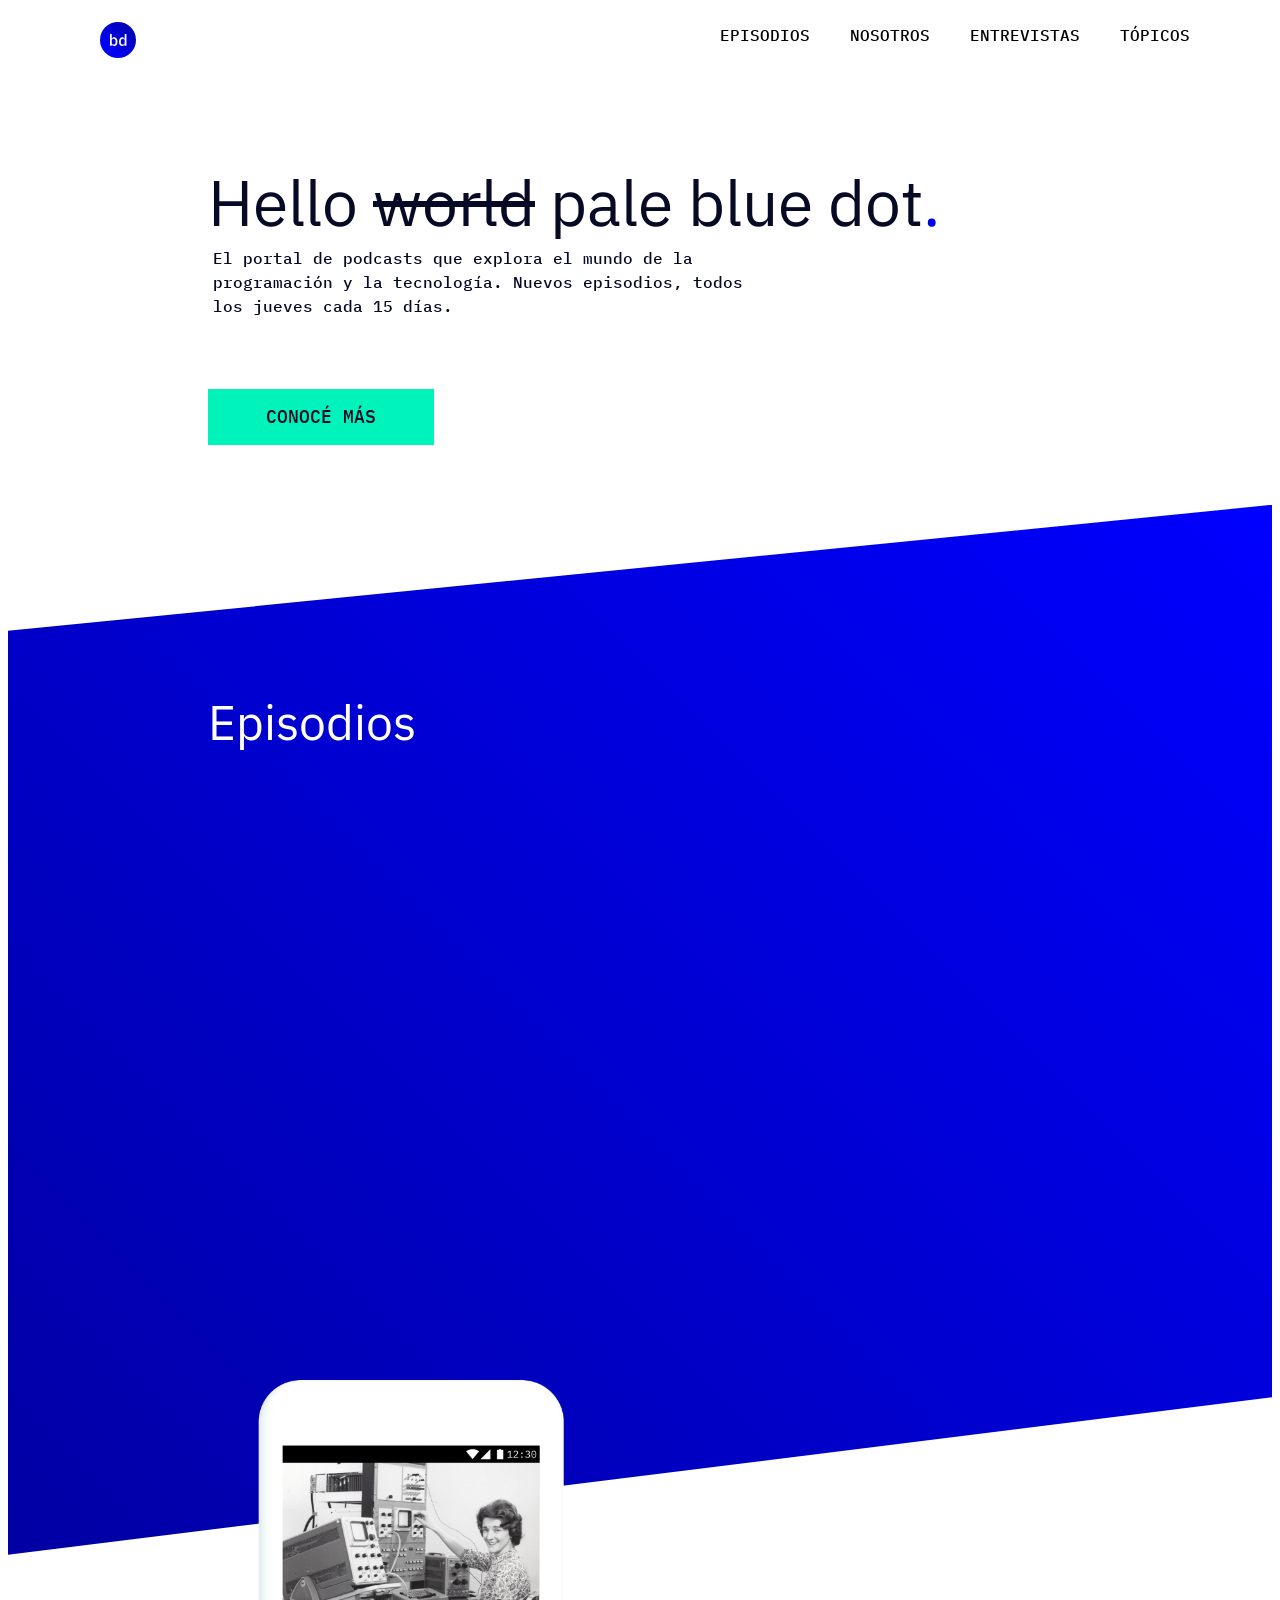
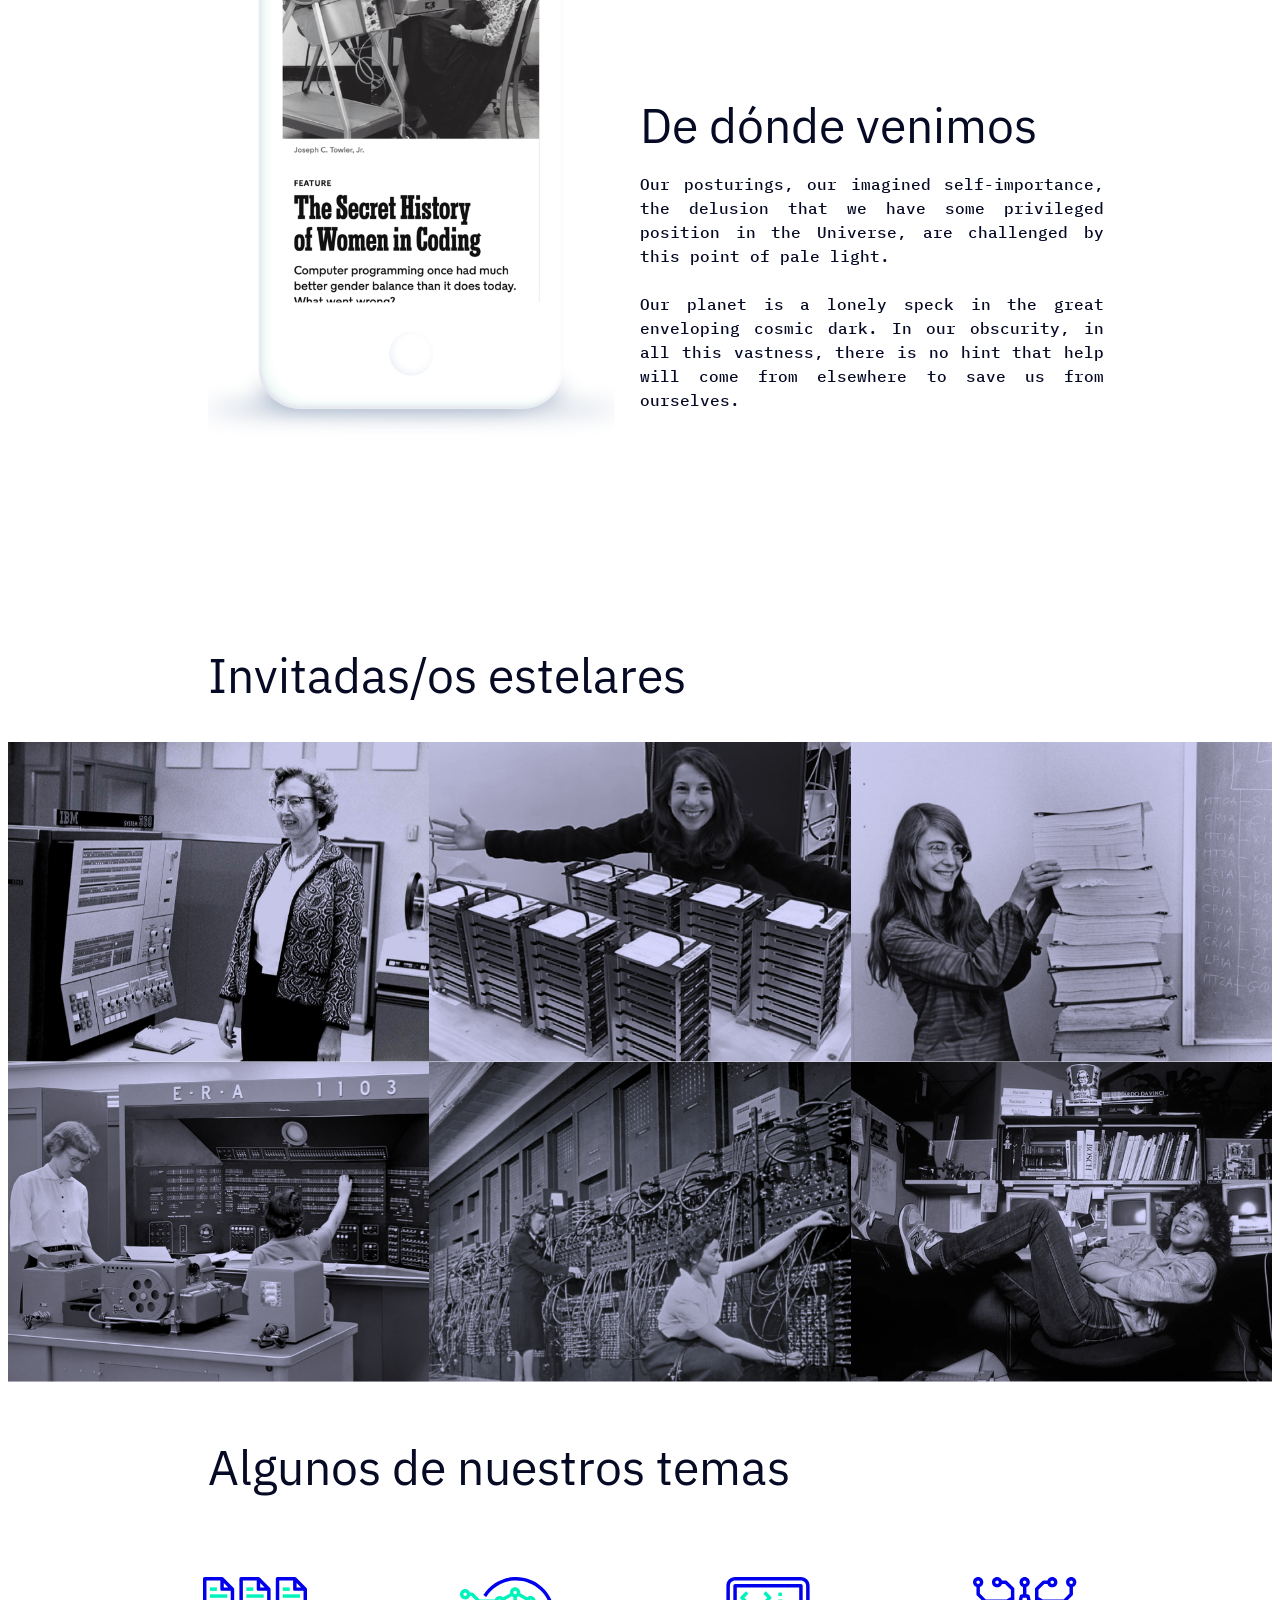
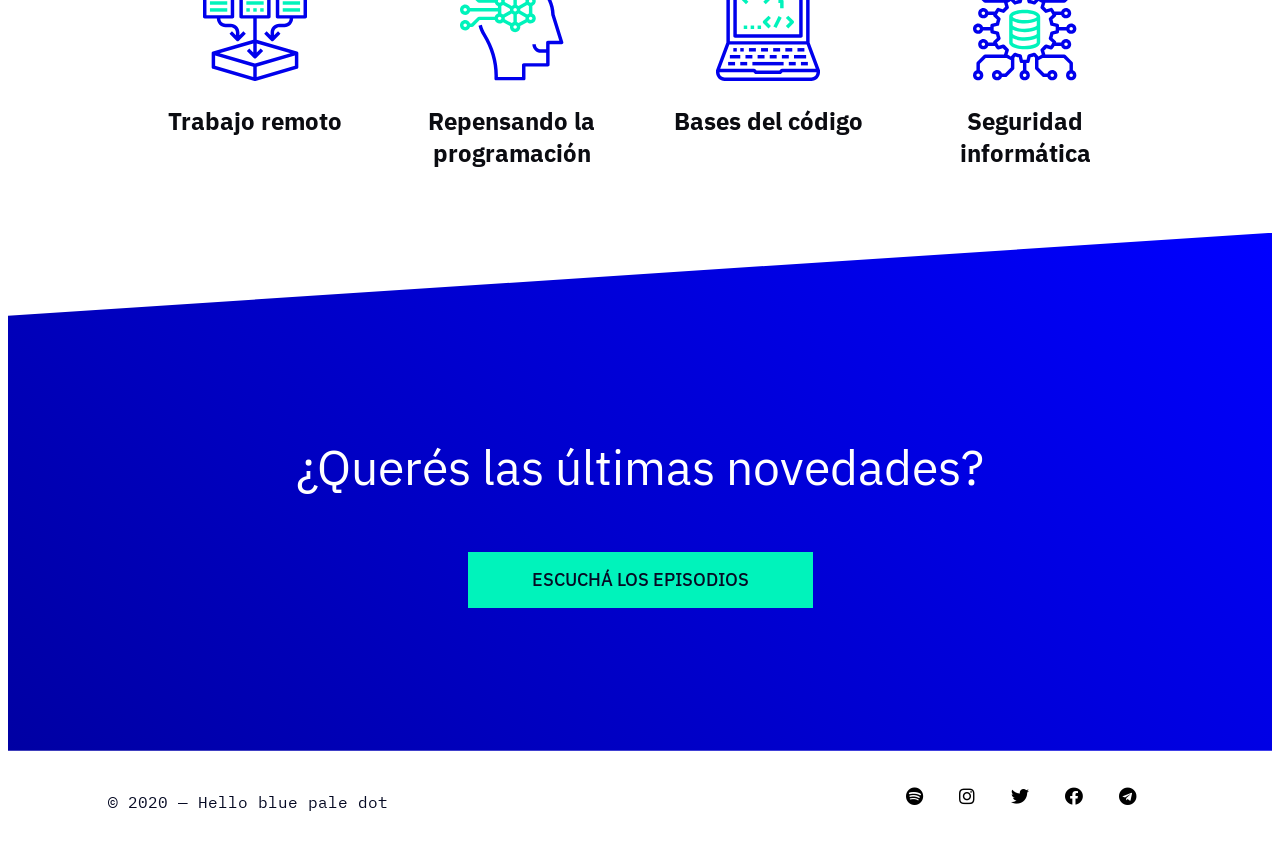
<file: index.html>
<!DOCTYPE html>
<html lang="en">
  <head>
    <meta charset="UTF-8" />
    <meta name="viewport" content="width=device-width, initial-scale=1.0" />
    <link rel="stylesheet" href="style.css" />
    <link
      rel="stylesheet"
      href="https://cdnjs.cloudflare.com/ajax/libs/font-awesome/5.15.1/css/all.min.css"
      integrity="sha512-+4zCK9k+qNFUR5X+cKL9EIR+ZOhtIloNl9GIKS57V1MyNsYpYcUrUeQc9vNfzsWfV28IaLL3i96P9sdNyeRssA=="
      crossorigin="anonymous"
    />
    <title>Podcast Channel</title>
  </head>
  <body>
    <!-- NavBar -->

    <header class="header">
      <a href="#"><img src="imagenes/logo.svg" alt="logo" class="icono" /></a>
      <input class="menu-boton" type="checkbox" id="menu-boton" />
      <label class="menu-icono" for="menu-boton"
        ><span class="nav-icon"></span></label>
        
      <nav>
        <ul class="menu">
          <li><a href="#episodios">EPISODIOS</a></li>
          <li><a href="#nosotros">NOSOTROS</a></li>
          <li><a href="#fotos">ENTREVISTAS</a></li>
          <li><a href="#topicos">TÓPICOS</a></li>
        </ul>
      </nav>
    </header>

    <div>
      <!-- Hola Mundo -->

      <section class="hola_mundo">
        <h1>
          Hello <span class="linea">world</span> pale blue dot<span
            class="punto"
            >.</span
          >
        </h1>

        <p class="cambio_texto">
          <!-- "El portal de podcasts que explora el mundo de la programación y la
          tecnología. Nuevos episodios, todos los jueves cada 15 días."

          "Un podcast que explora el mundo de la programación.
          Nuevos episodios, todos los jueves cada 15 días."-->
        </p>
      </section>
      <section class="boton" id="boton">
        <h2><button type="button">CONOCÉ MÁS</button></h2>
        <!-- Validador informo que carece de encabezado h2-h6 -->
      </section>

      <!-- Episodios  -->

      <section id="episodios">
        <h2 class="episodios">Episodios</h2>

        <div class="iframes">
          <iframe
            class="fr"
            src="https://open.spotify.com/embed-podcast/episode/6eCHJ8yOYtksW8OT93Dbdu"
            allow="encrypted-media"
          ></iframe>
          <iframe
            class="fr"
            src="https://open.spotify.com/embed-podcast/episode/1ezdL2ivAGLwSE6Xbssxqt"
            allow="encrypted-media"
          ></iframe>
          <iframe
            class="fr"
            src="https://open.spotify.com/embed-podcast/episode/3cWta1iiQSfvrdHaCbLkSD"
            allow="encrypted-media"
          ></iframe>
          <iframe
            class="fr"
            src="https://open.spotify.com/embed-podcast/episode/5mddqHiI96V0ZMdMidn3WW"
            allow="encrypted-media"
          ></iframe>
        </div>
      </section>

      <!-- Telefono -->

      <section id="telefono">
        <div>
          <h6>
            <img class="img_telefono" src="imagenes/phone.png" alt="Telefono" />
          </h6>
        </div>
      </section>

      <section id="nosotros">
        <div class="texto_nosotros">
          <h2>De dónde venimos</h2>

          <p>
            Our posturings, our imagined self-importance, the delusion that we
            have some privileged position in the Universe, are challenged by
            this point of pale light.
            <br />
            <br />
            Our planet is a lonely speck in the great enveloping cosmic dark. In
            our obscurity, in all this vastness, there is no hint that help will
            come from elsewhere to save us from ourselves.
          </p>
        </div>
      </section>

      <!-- Fotos -->

      <section id="fotos">
        <h2>Invitadas/os estelares</h2>

        <div class="galeria_fotos">
          <img src="imagenes/grace-hopper.png" alt="Grace Hopper" />
          <img src="imagenes/Katie-Bouman.png" alt="Katie Bouman" />
          <img src="imagenes/Margaret_Hamilton.png" alt="Margaret Hamilton" />
          <img src="imagenes/An-Erac.png" alt="An-Erac" />
          <img src="imagenes/Computer.png" alt="ENIAC" />
          <img src="imagenes/susan-kare.png" alt="Susan Kare" />
        </div>
      </section>

      <!-- Temas -->

      <section id="topicos">
        <h2>Algunos de nuestros temas</h2>

        <div class="contenedor_iconos">
          <div class="iconos">
            <img src="imagenes/icon1.svg" alt="Trabajo remoto" />
            <h3>Trabajo remoto</h3>
          </div>

          <div class="iconos">
            <img src="imagenes/icon2.svg" alt="Repensando la programacion" />
            <h3>Repensando la programación</h3>
          </div>

          <div class="iconos">
            <img src="imagenes/icon3.svg" alt="Bases del codigo" />
            <h3>Bases del código</h3>
          </div>

          <div class="iconos">
            <img src="imagenes/icon4.svg" alt="Seguridad informatica" />
            <h3>Seguridad informática</h3>
          </div>
        </div>
      </section>

      <!-- Novedades -->

      <section id="novedades">
        <h2>¿Querés las últimas novedades?</h2>

        <button type="button" class="boton_novedades">
          ESCUCHÁ LOS EPISODIOS
        </button>
      </section>
    </div>

    <!-- Footer -->

    <footer>
      <div class="footer1">
        <p>© 2020 — Hello blue pale dot</p>

        <div class="redes_sociales">
          <a href="https://www.spotify.com " target="_blank"
            ><i class="fab fa-spotify"></i
          ></a>
          <a href="https://www.instagram.com " target="_blank"
            ><i class="fab fa-instagram"></i
          ></a>
          <a href="https://twitter.com " target="_blank">
            <i class="fab fa-twitter"></i
          ></a>
          <a href="https://es-la.facebook.com " target="_blank">
            <i class="fab fa-facebook"></i
          ></a>
          <a href="https://web.telegram.org " target="_blank">
            <i class="fab fa-telegram"></i
          ></a>
        </div>
      </div>
    </footer>
  </body>
</html>
</file>
<file: style.css>
@import url("https://fonts.googleapis.com/css?family=IBM+Plex+Mono:400,500&display=swap");
@import url("https://fonts.googleapis.com/css2?family=IBM+Plex+Sans:ital,wght@0,100;0,200;0,300;0,400;0,500;0,600;0,700;1,100;1,200;1,300;1,400;1,500;1,600;1,700&display=swap");

* {
  padding: 0;
  border: 0;
  box-sizing: border-box;
}

body {
  list-style: none;
  max-width: 1440px;
}

/* ------ Mobile  ------ */

.header {
  position: fixed;
  width: 100%;
  background-color: #fff;
  margin-left: -8px;
  margin-top: -8px;
  height: 44px;
  z-index: 2;
}

.header ul {
  list-style: none;
  overflow: hidden;
  background-color: #0000ec;
}

.header ul a {
  font-family: "IBM Plex Sans", sans-serif;
  display: block;
  padding: 20px;
  text-decoration: none;
  color: #fff;
}

.header .icono {
  width: 24px;
  height: 24px;
  margin: 10px 0 0 16px;
}

.header .menu {
  max-height: 0;
  transition: max-height 0.2s ease-out;
}

.header .menu-icono {
  padding: 20px 20px;
  position: relative;
  float: right;
  cursor: pointer;
}

.header .menu-icono .nav-icon {
  background: #000;
  display: block;
  height: 2px;
  width: 18px;
  position: relative;
  transition: 0.2s ease-out;
}

.header .menu-icono .nav-icon:before {
  background: #000;
  content: "";
  display: block;
  height: 100%;
  width: 100%;
  position: absolute;
  transition: all 0.2s ease-out;
  top: 5px;
}

.header .menu-icono .nav-icon:after {
  background: #000;
  content: "";
  display: block;
  height: 100%;
  width: 100%;
  position: absolute;
  transition: all 0.2s ease-out;
  top: -5px;
}

.header .menu-boton {
  display: none;
}

.header .menu-boton:checked ~ nav .menu {
  max-height: 240px;
}

.header .menu-boton:checked ~ .menu-icono .nav-icon {
  background: transparent;
}

.header .menu-boton:checked ~ .menu-icono .nav-icon:before {
  transform: rotate(-45deg);
  top: 0;
}

.header .menu-boton:checked ~ .menu-icono .nav-icon:after {
  transform: rotate(45deg);
  top: 0;
}

.hola_mundo {
  padding-top: 10px;
}

.hola_mundo h1 {
  padding-top: 29px;
  padding-left: 16px;
  font-weight: 400;
  font-family: "IBM Plex Sans", sans-serif;
  font-size: 36px;
  width: 80%;
  color: #060a24;
  letter-spacing: 0;
  line-height: 42px;
}

.linea {
  text-decoration: line-through;
}

.punto {
  color: #060a24;
}

.cambio_texto {
  font-family: "IBM Plex Mono", monospace;
  width: 95%;
  margin-left: 15px;
  font-size: 14px;
  color: #060a24;
  letter-spacing: 0;
  line-height: 24px;
  padding-bottom: 35px;
}

.cambio_texto::before {
  content: "Un podcast que explora el mundo de la programación. Nuevos episodios, todos los jueves cada 15 días.";
}

.boton {
  display: flex;
  justify-content: center;
}

.boton button {
  background-color: #00f3bb;
  width: 288px;
  height: 48px;
  font-family: "IBM Plex Mono", monospace;
  font-size: 16px;
  color: #060a24;
  letter-spacing: 0;
  text-align: center;
  line-height: 22px;
}

.boton button:hover {
  color: #ffffff;
  background-image: linear-gradient(225deg, #0000fe 0%, #00f0b8 100%);
}

#episodios {
  background-image: linear-gradient(225deg, #0000ff 0%, #0000a3 100%);
  clip-path: polygon(0 3%, 100% 0%, 100% 97%, 0% 100%);
  height: 1300px;
}

.episodios {
  font-family: "IBM Plex Sans", sans-serif;
  font-size: 36px;
  color: #ffffff;
  letter-spacing: 0;
  line-height: 42px;
  padding: 64px 0 0 16px;
  font-weight: 300;
}

.iframes {
  display: flex;
  flex-direction: column;
  padding-left: 11px;
}

.fr {
  width: 98%;
  height: 236px;
  margin-top: 11px;
  border: none;
}

.img_telefono {
  width: 100%;
  margin-top: -143.5px;
  position: relative;
}

.texto_nosotros {
  display: flex;
  flex-direction: column;
}

.texto_nosotros h2 {
  font-family: "IBM Plex Sans", sans-serif;
  width: 80%;
  font-size: 36px;
  font-weight: 400;
  color: #060a24;
  letter-spacing: 0;
  line-height: 42px;
  margin-left: 16px;
  margin-top: 27px;
  margin-bottom: 0;
}

.texto_nosotros p {
  font-family: "IBM Plex Mono", monospace;
  text-align: justify;
  width: 90%;
  margin-left: 16px;
  font-size: 14px;
  color: #060a24;
  letter-spacing: 0;
  line-height: 22px;
}

#fotos h2 {
  margin: 54px 16px 14px 16px;
  font-family: "IBM Plex Sans", sans-serif;
  font-size: 36px;
  color: #060a24;
  letter-spacing: 0;
  line-height: 42px;
  font-weight: 400;
}

.galeria_fotos {
  display: flex;
  flex-wrap: wrap;
  align-content: center;
  flex-direction: column;
}

.galeria_fotos img {
  width: 100%;
}

#topicos h2 {
  margin: 54px 16px 14px 16px;
  font-family: "IBM Plex Sans", sans-serif;
  font-size: 36px;
  color: #060a24;
  letter-spacing: 0;
  line-height: 42px;
  font-weight: 400;
}

#topicos h2 {
  font-family: "IBM Plex Sans", sans-serif;
  font-size: 34px;
}

.contenedor_iconos {
  display: flex;
  flex-flow: column wrap;
  align-items: center;
}

.iconos {
  display: flex;
  flex-flow: column wrap;
  padding-top: 65px;
}

.iconos h3 {
  font-family: "IBM Plex Sans", sans-serif;
  font-size: 24px;
  color: #0b0c11;
  letter-spacing: 0;
  text-align: center;
}

#novedades {
  padding-bottom: 80px;
  background-image: linear-gradient(225deg, #0000ff 0%, #0000a3 100%);
  clip-path: polygon(100% 0, 100% 100%, 0 100%, 0 10%);
  margin-top: 20px;
}

#novedades h2 {
  margin-left: auto;
  margin-right: auto;
  width: 288px;
  font-family: "IBM Plex Sans", sans-serif;
  color: #ffffff;
  padding: 48px 0 24px 0;
  font-size: 36px;
  font-weight: 400;
  letter-spacing: 0;
  text-align: center;
  line-height: 42px;
}

.boton_novedades {
  display: flex;
  justify-content: center;
  align-items: center;
}

#novedades button {
  margin-left: auto;
  margin-right: auto;
  background-color: #00f3bb;
  width: 288px;
  height: 48px;
  font-family: "IBM Plex Sans", sans-serif;
  font-size: 16px;
  color: #060a24;
  letter-spacing: 0;
  text-align: center;
  line-height: 22px;
}

#novedades button:hover {
  color: #ffffff;
  background-image: linear-gradient(225deg, #0000fe 0%, #00f0b8 100%);
}

.footer1 p {
  padding-top: 24px;
  font-family: "IBM Plex Mono", monospace;
  font-size: 14px;
  color: #060a24;
  letter-spacing: 0;
  line-height: 22px;
  text-align: center;
}

.redes_sociales {
  padding-bottom: 31px;
  display: flex;
  flex-flow: row wrap;
  justify-content: space-around;
}

.fab {
  color: black;
}


/* !-------- Tablet - Escritorio ---------- */

@media screen and (min-width: 768px) {
  .header {
    position: fixed;
    display: flex;
    justify-content: space-between;
    max-width: 1448px;
    height: 80px;
    z-index: 2;
  }

  header .menu-icono {
    display: none;
  }

  .header .icono {
    width: 36px;
    height: 36px;
    margin: 22px 0 0 100px;
  }

  .header .menu {
    padding-right: 20px;
    clear: none;
    float: right;
    max-height: none;
  }

  nav {
    height: 44px;
    margin-right: 50px;
  }

  .header ul {
    overflow: unset;
    background-color: unset;
  }

  .header ul a {
    padding-top: 5px;
    font-size: 16px;
  }

  .header li {
    float: left;
  }

  .header li a {
    color: black;
    font-family: "IBM Plex Mono", monospace;
    background-color: #fff;
    font-size: 16px;
    height: 28px;
    letter-spacing: 0;
    line-height: 28px;
    font-weight: 500;
  }

  .header a:hover {
    text-decoration: line-through;
    background-color: #fff;
    font-family: "IBM Plex Mono", monospace;
    font-size: 16px;
    color: #00f3bb;
    letter-spacing: 0;
    line-height: 28px;
  }

  .header a:active {
    text-decoration: line-through;
    font-family: "IBM Plex Mono", monospace;
    font-size: 16px;
    color: gray;
    letter-spacing: 0;
    line-height: 28px;
  }

  .hola_mundo h1 {
    padding-top: 110px;
    padding-left: 200px;
    font-weight: 400;
    font-family: "IBM Plex Sans", sans-serif;
    font-size: 64px;
    width: 80%;
    color: #060a24;
    letter-spacing: 0;
    line-height: 42px;
  }

  .linea {
    text-decoration: line-through;
  }

  .punto {
    color: #0000ec;
  }

  .cambio_texto {
    margin-top: -30px;
    padding-left: 190px;
    font-size: 16px;
    font-weight: 500;
    letter-spacing: 0;
    width: 60%;
    line-height: 24px;
  }

  .cambio_texto::before {
    content: "El portal de podcasts que explora el mundo de la programación y la tecnología. Nuevos episodios, todos los jueves cada 15 días.";
  }

  .boton {
    display: flex;
    justify-content: flex-start;
    margin-left: 200px;
  }

  .boton button {
    background-color: #00f3bb;
    width: 226px;
    height: 56px;
    font-family: "IBM Plex Mono", monospace;
    font-size: 18px;
    color: #060a24;
    font-weight: 500;
    letter-spacing: 0;
    text-align: center;
    line-height: 24px;
  }

  .episodios {
    font-family: "IBM Plex Sans", sans-serif;
    font-size: 48px;
    color: #ffffff;
    letter-spacing: 0;
    line-height: 62px;
    padding: 186px 0 0 200px;
    font-weight: 400;
  }

  #episodios {
    background-image: linear-gradient(225deg, #0000ff 0%, #0000a3 100%);
    clip-path: polygon(0 12%, 100% 0%, 100% 85%, 0% 100%);
    height: 1050px;
  }

  .iframes {
    display: flex;
    flex-direction: row;
    justify-content: space-between;
    flex-wrap: wrap;
    padding: 0 100px 0 100px;
  }

  .fr {
    margin-bottom: 52px;
    width: 47.5%;
  }

  .img_telefono {
    width: auto;
    height: 660px;
    margin: -200px 0 550px 200px;
  }

  .texto_nosotros {
    margin-left: 50%;
    margin-top: -73%;
    padding-bottom: 162px;
  }

  .texto_nosotros h2 {
    font-size: 48px;
    line-height: 62px;
    font-weight: 400;
    margin-left: 0;
    margin-top: 0;
  }

  .texto_nosotros p {
    width: 464px;
    color: #060a24;
    font-size: 16px;
    letter-spacing: 0;
    line-height: 24px;
    font-weight: 500;
    margin-left: 0;
    margin-right: 30px;
  }

  #fotos h2 {
    margin-left: 200px;
    font-size: 48px;
    line-height: 62px;
    font-weight: 400;
    margin-bottom: 36px;
  }

  .galeria_fotos {
    display: flex;
    flex-direction: row;
    flex-wrap: wrap;
  }

  .galeria_fotos img {
    width: 33.3333%;
  }

  #topicos h2 {
    margin-left: 200px;
    font-size: 48px;
    line-height: 62px;
    font-weight: 400;
  }

  .contenedor_iconos {
    display: flex;
    flex-direction: row;
    justify-content: space-evenly;
    padding-right: 100px;
    padding-left: 100px;
  }

  .iconos h3 {
    width: 220px;
    line-height: 32px;
    height: 64px;
  }

  #novedades {
    background-image: linear-gradient(225deg, #0000ff 0%, #0000a3 100%);
    clip-path: polygon(0 16%, 100% 0%, 100% 100%, 0% 100%);
    height: 518px;
  }

  #novedades h2 {
    width: 692px;
    color: #ffffff;
    padding: 213px 0 24px 0;
    font-size: 48px;
    font-weight: 400;
    letter-spacing: 0;
    text-align: center;
    line-height: 42px;
  }
  
  .boton_novedades {
    display: flex;
    justify-content: center;
    align-items: center;
  }
  
  #novedades button {
    width: 345px;
    height: 56px;
    font-weight: 500;
    font-size: 18px;
    line-height: 24px;
  }

  .footer1 p {
    font-family: "IBM Plex Mono", monospace;
    font-size: 16px;
    color: #060a24;
    letter-spacing: 0;
    line-height: 22px;
    text-align: center;
  }

  .footer1 {
    display: flex;
    flex-direction: row;
    justify-content: space-between;
    padding-right: 100px;
    padding-left: 100px;
  }

  .fab {
    font-size: 18px;
    margin-top: 36px;
    padding-right: 36px;
    line-height: 28px;
  }
}
</file>
